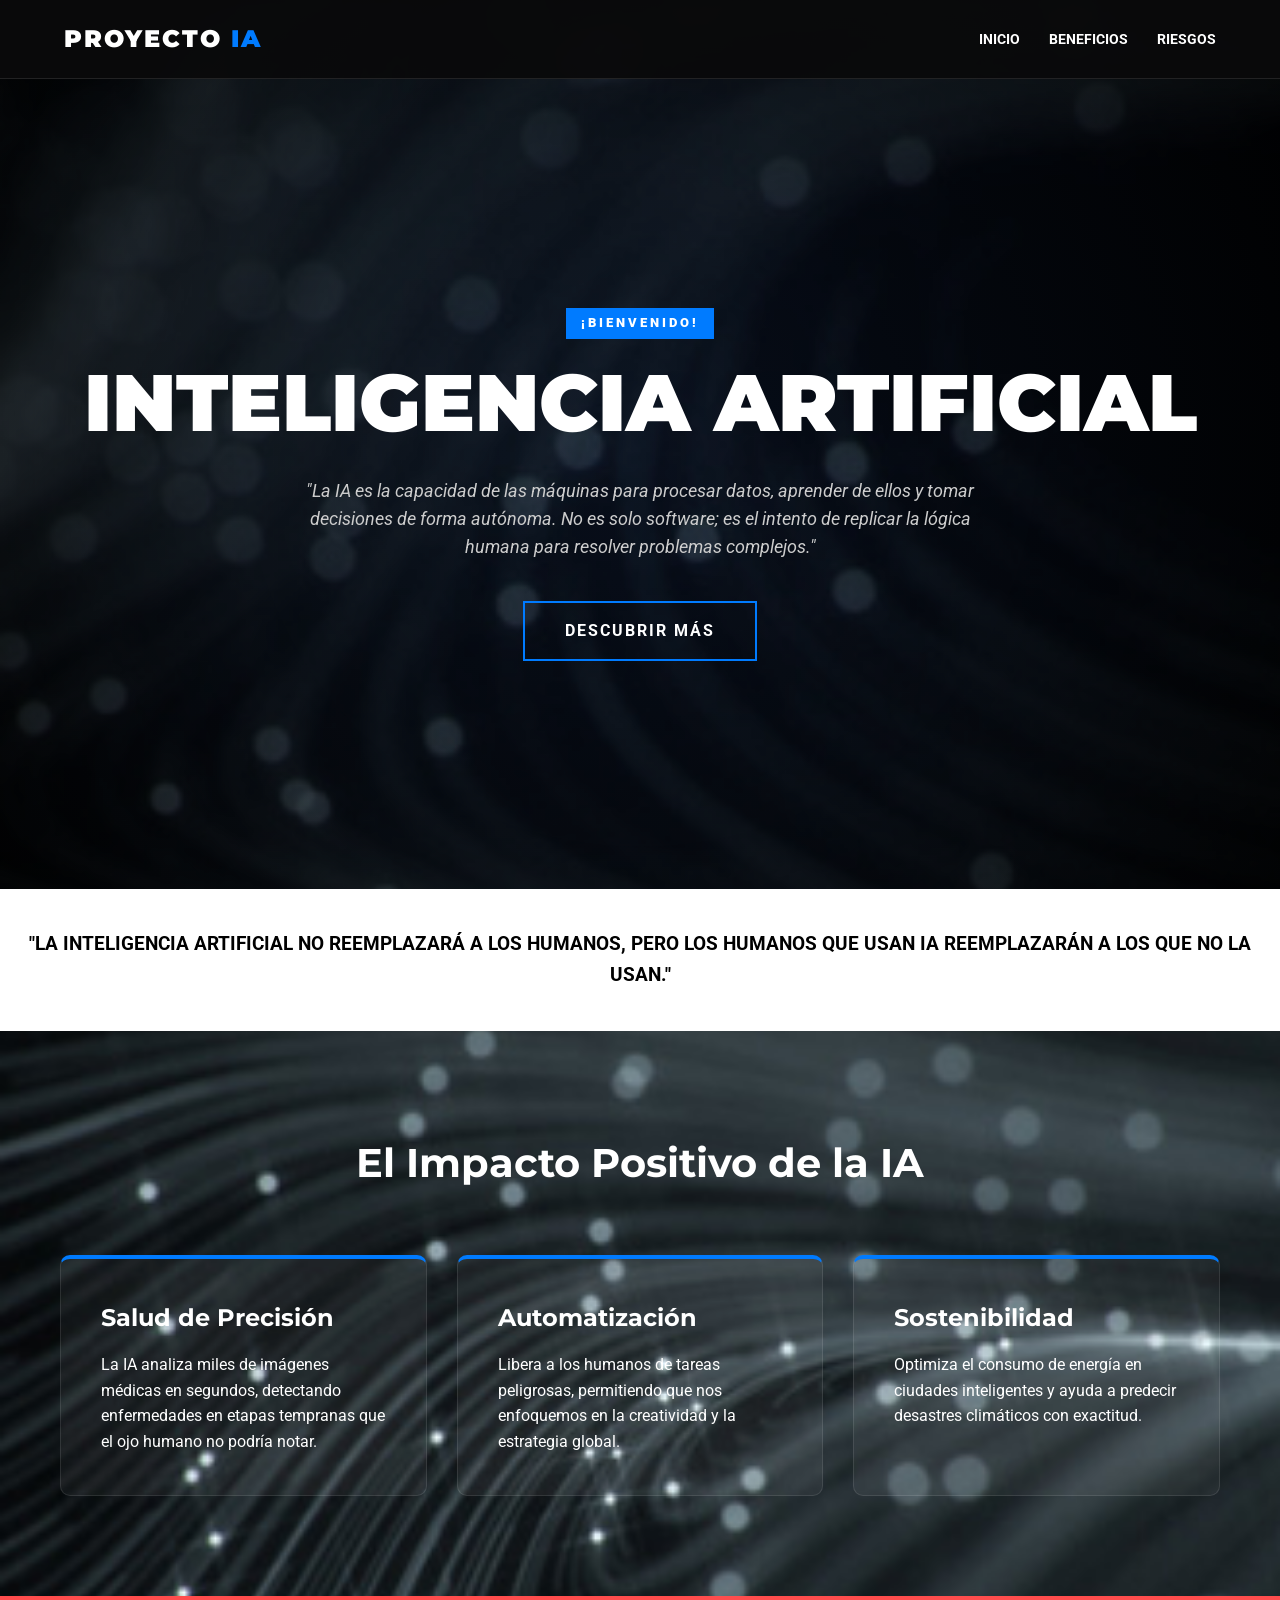
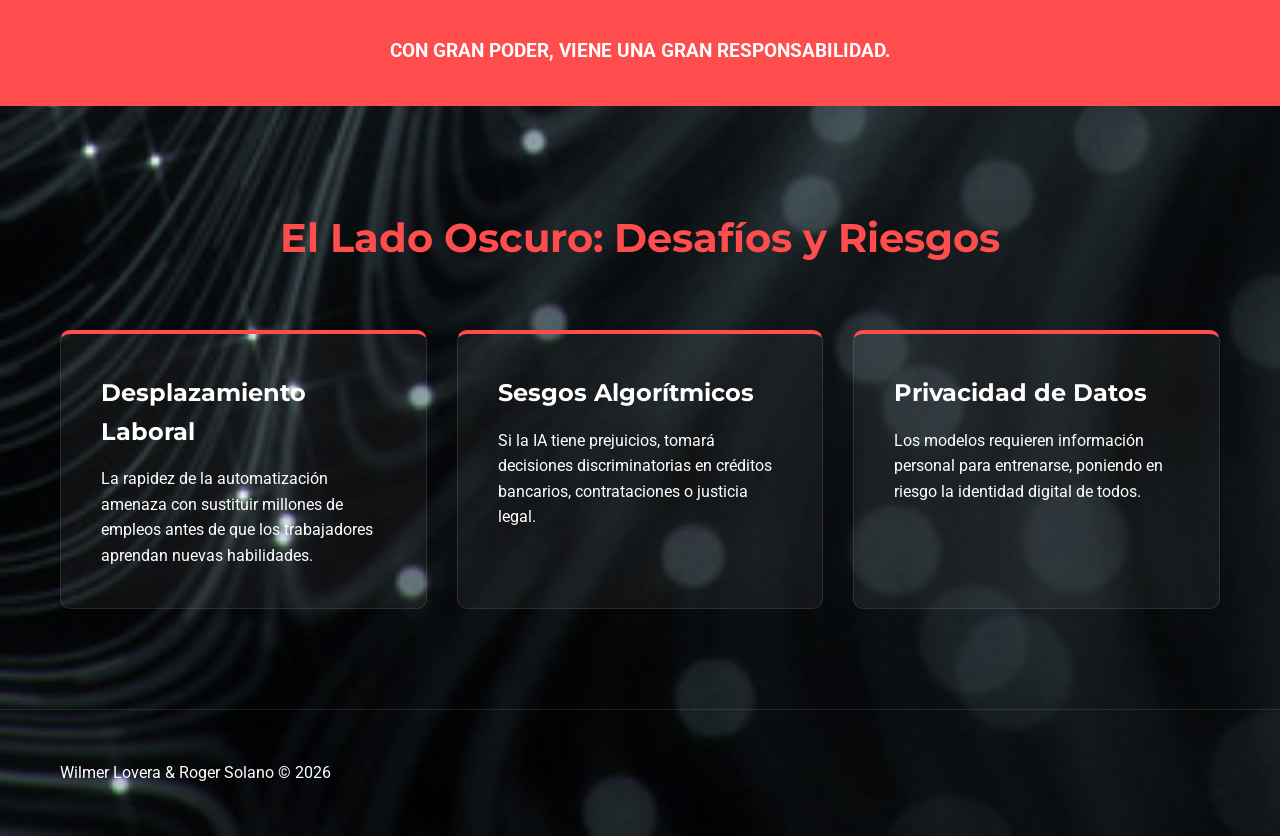
<file: index.html>
<!DOCTYPE html>
<html lang="es">
<head>
    <meta charset="UTF-8">
    <meta name="viewport" content="width=device-width, initial-scale=1.0">
    <title>IA: Perspectivas y Desafíos - Wilmer & Roger</title>
    <link rel="stylesheet" href="style.css">
    <link href="https://fonts.googleapis.com/css2?family=Montserrat:wght@700;900&family=Roboto:wght@400;700&display=swap" rel="stylesheet">
</head>
<body>

    <div class="overlay"></div>

    <nav class="navbar">
        <div class="nav-logo">PROYECTO <span>IA</span></div>
        <div class="nav-links">
            <a href="#inicio">Inicio</a>
            <a href="#beneficios">Beneficios</a>
            <a href="#contras">Riesgos</a>
        </div>
    </nav>

    <section class="hero-section" id="inicio">
        <div class="container">
            <div class="header">
                <div class="caja-bienvenido">¡BIENVENIDO!</div>
            </div>
            
            <h1 class="titulo-principal">INTELIGENCIA ARTIFICIAL</h1>
            
            <div class="seccion-info">
                <p class="descripcion">
                    "La IA es la capacidad de las máquinas para procesar datos, aprender de ellos y tomar decisiones de forma autónoma. No es solo software; es el intento de replicar la lógica humana para resolver problemas complejos."
                </p>
            </div>
            
            <div class="footer-left">
                <a href="#beneficios" class="btn-azul">DESCUBRIR MÁS</a>
            </div>
        </div>
    </section>

    <div class="separador">
        <p>"La Inteligencia Artificial no reemplazará a los humanos, pero los humanos que usan IA reemplazarán a los que no la usan."</p>
    </div>

    <section class="seccion-bloque" id="beneficios">
        <div class="container">
            <h2 class="subtitulo-seccion">El Impacto Positivo de la IA</h2>
            <div class="grid-layout">
                <article class="card card-pro">
                    <h3>Salud de Precisión</h3>
                    <p>La IA analiza miles de imágenes médicas en segundos, detectando enfermedades en etapas tempranas que el ojo humano no podría notar.</p>
                </article>
                <article class="card card-pro">
                    <h3>Automatización</h3>
                    <p>Libera a los humanos de tareas peligrosas, permitiendo que nos enfoquemos en la creatividad y la estrategia global.</p>
                </article>
                <article class="card card-pro">
                    <h3>Sostenibilidad</h3>
                    <p>Optimiza el consumo de energía en ciudades inteligentes y ayuda a predecir desastres climáticos con exactitud.</p>
                </article>
            </div>
        </div>
    </section>

    <div class="separador separador-alerta">
        <p>CON GRAN PODER, VIENE UNA GRAN RESPONSABILIDAD.</p>
    </div>

    <section class="seccion-bloque" id="contras">
        <div class="container">
            <h2 class="subtitulo-seccion text-alerta">El Lado Oscuro: Desafíos y Riesgos</h2>
            <div class="grid-layout">
                <article class="card card-riesgo">
                    <h3>Desplazamiento Laboral</h3>
                    <p>La rapidez de la automatización amenaza con sustituir millones de empleos antes de que los trabajadores aprendan nuevas habilidades.</p>
                </article>
                <article class="card card-riesgo">
                    <h3>Sesgos Algorítmicos</h3>
                    <p>Si la IA tiene prejuicios, tomará decisiones discriminatorias en créditos bancarios, contrataciones o justicia legal.</p>
                </article>
                <article class="card card-riesgo">
                    <h3>Privacidad de Datos</h3>
                    <p>Los modelos requieren información personal para entrenarse, poniendo en riesgo la identidad digital de todos.</p>
                </article>
            </div>
        </div>
    </section>

    <footer class="footer-final">
        <div class="container footer-content">
            <div class="caja-participantes">
                Wilmer Lovera & Roger Solano &copy; 2026
            </div>
        </div>
    </footer>

</body>
</html>
</file>
<file: style.css>
/* Configuraciones Globales */
* {
    margin: 0;
    padding: 0;
    box-sizing: border-box;
}

body {
    font-family: 'Roboto', sans-serif;
    background: url('Generic_Featured_DarkSideGenAI_1200x628.jpg') no-repeat center center;
    background-size: cover;
    color: #ffffff;
    line-height: 1.6;
    overflow-x: hidden;
}

.container {
    max-width: 1200px;
    margin: 0 auto;
    padding: 0 20px;
}

/* Overlay de fondo general */
.overlay {
    position: fixed;
    top: 0;
    left: 0;
    width: 100%;
    height: 100%;
    background: radial-gradient(circle at center, rgba(30, 60, 114, 0.2) 0%, rgba(0, 0, 0, 0.8) 100%);
    z-index: -1;
}

/* Navegación */
.navbar {
    display: flex;
    justify-content: space-between;
    align-items: center;
    padding: 20px 5%;
    background: rgba(10, 10, 11, 0.95);
    position: sticky;
    top: 0;
    z-index: 1000;
    border-bottom: 1px solid rgba(255, 255, 255, 0.1);
}

.nav-logo {
    font-family: 'Montserrat', sans-serif;
    font-weight: 900;
    font-size: 1.5rem;
    letter-spacing: 2px;
}

.nav-logo span {
    color: #007bff;
}

.nav-links a {
    color: #fff;
    text-decoration: none;
    margin-left: 25px;
    font-weight: 700;
    font-size: 0.9rem;
    text-transform: uppercase;
    transition: color 0.3s;
}

.nav-links a:hover {
    color: #007bff;
}

/* Hero Section */
.hero-section {
    height: 90vh;
    display: flex;
    align-items: center;
    text-align: center;
}

.caja-bienvenido {
    display: inline-block;
    background: #007bff;
    padding: 5px 15px;
    font-weight: 900;
    font-size: 0.8rem;
    margin-bottom: 20px;
    letter-spacing: 3px;
}

.titulo-principal {
    font-family: 'Montserrat', sans-serif;
    font-weight: 900;
    font-size: clamp(2.5rem, 8vw, 5rem);
    line-height: 1.1;
    margin-bottom: 30px;
    text-transform: uppercase;
}

.descripcion {
    max-width: 700px;
    margin: 0 auto 40px;
    font-size: 1.1rem;
    color: #cccccc;
    font-style: italic;
}

.btn-azul {
    display: inline-block;
    padding: 15px 40px;
    background: transparent;
    border: 2px solid #007bff;
    color: #fff;
    text-decoration: none;
    font-weight: 700;
    letter-spacing: 2px;
    transition: all 0.3s ease;
}

.btn-azul:hover {
    background: #007bff;
    box-shadow: 0 0 20px rgba(0, 123, 255, 0.6);
}

/* Separadores */
.separador {
    background: #ffffff;
    color: #000;
    padding: 40px 20px;
    text-align: center;
    font-weight: 700;
    font-size: 1.2rem;
    text-transform: uppercase;
}

.separador-alerta {
    background: #ff4d4d;
    color: #fff;
}

/* Bloques de Contenido (Tarjetas) */
.seccion-bloque {
    padding: 100px 0;
}

.subtitulo-seccion {
    font-family: 'Montserrat', sans-serif;
    font-size: 2.5rem;
    text-align: center;
    margin-bottom: 60px;
}

.text-alerta {
    color: #ff4d4d;
}

.grid-layout {
    display: grid;
    grid-template-columns: repeat(auto-fit, minmax(300px, 1fr));
    gap: 30px;
}

.card {
    background: rgba(255, 255, 255, 0.05);
    padding: 40px;
    border-radius: 10px;
    border: 1px solid rgba(255, 255, 255, 0.1);
    transition: transform 0.3s ease;
}

.card:hover {
    transform: translateY(-10px);
}

.card h3 {
    font-family: 'Montserrat', sans-serif;
    margin-bottom: 15px;
    font-size: 1.5rem;
}

.card-pro {
    border-top: 4px solid #007bff;
}

.card-riesgo {
    border-top: 4px solid #ff4d4d;
}

/* Footer */
.footer-final {
    padding: 50px 0;
    border-top: 1px solid rgba(255, 255, 255, 0.1);
}
</file>
